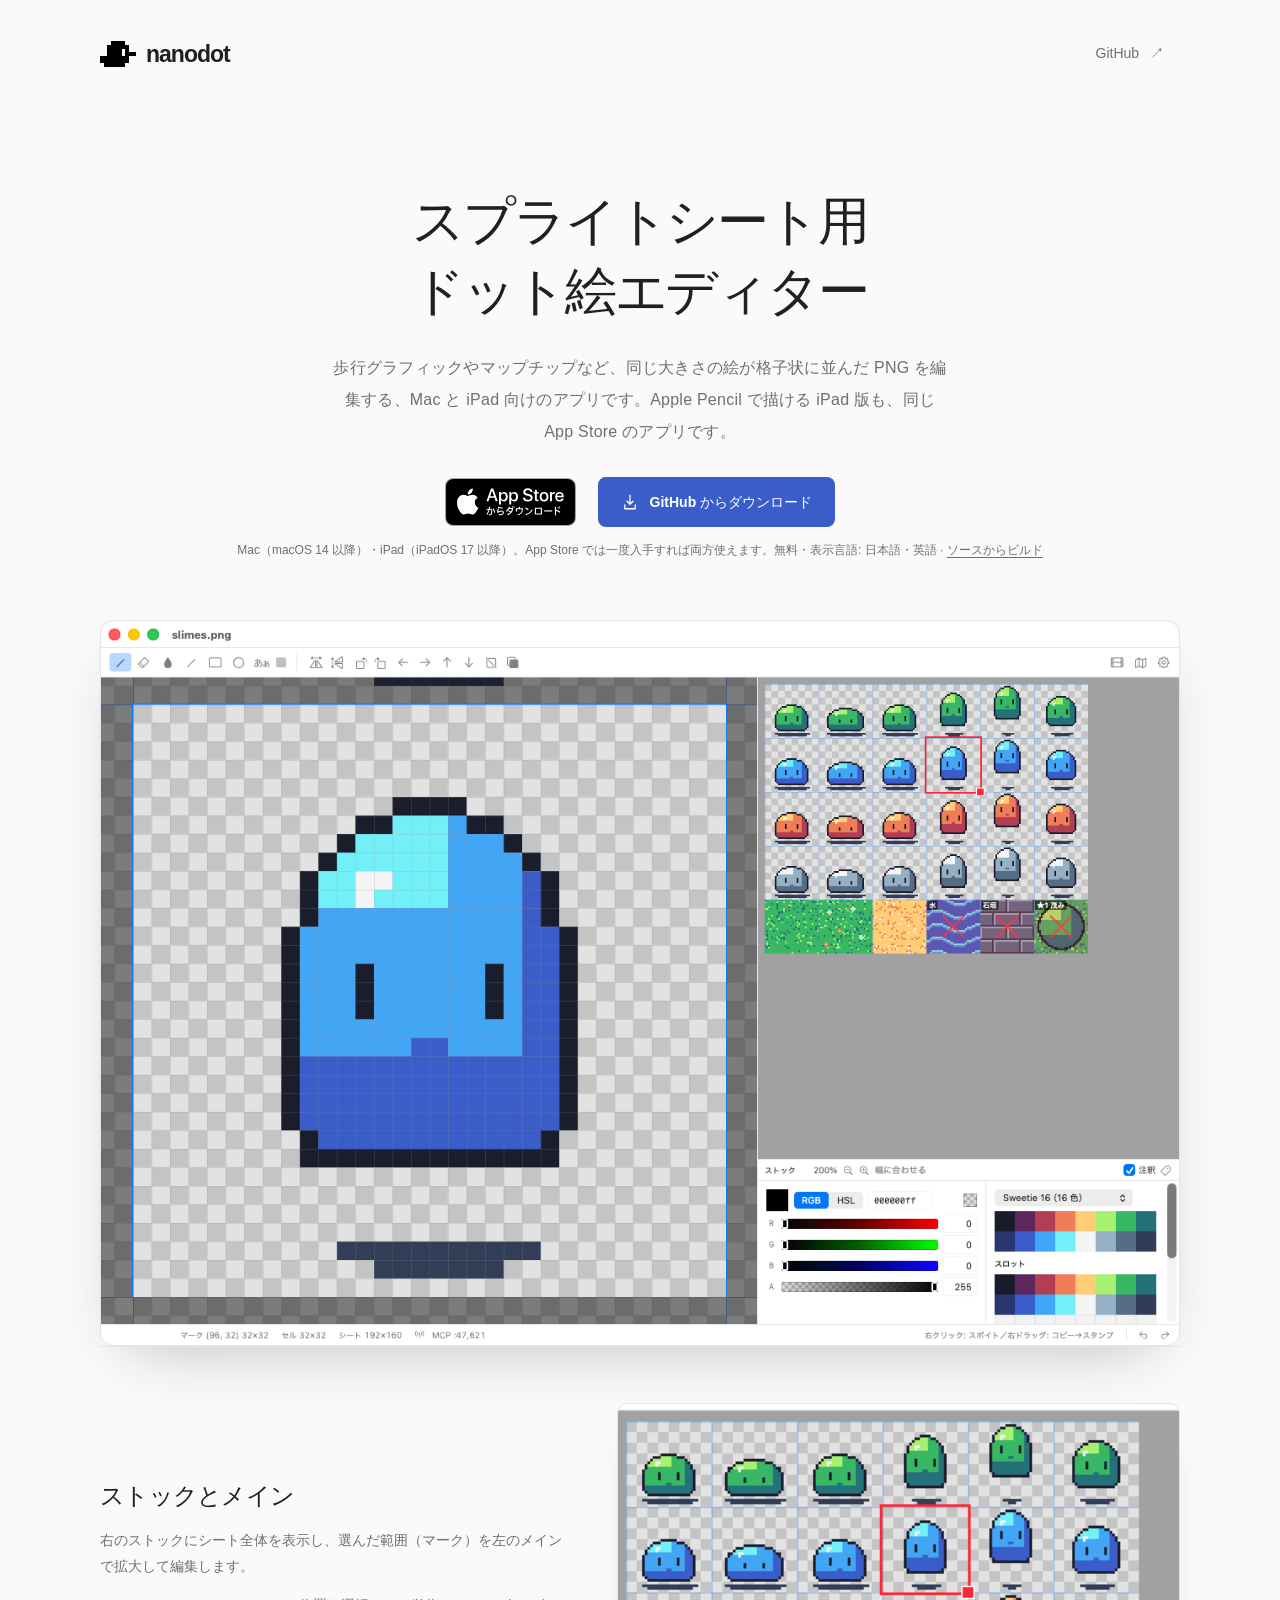
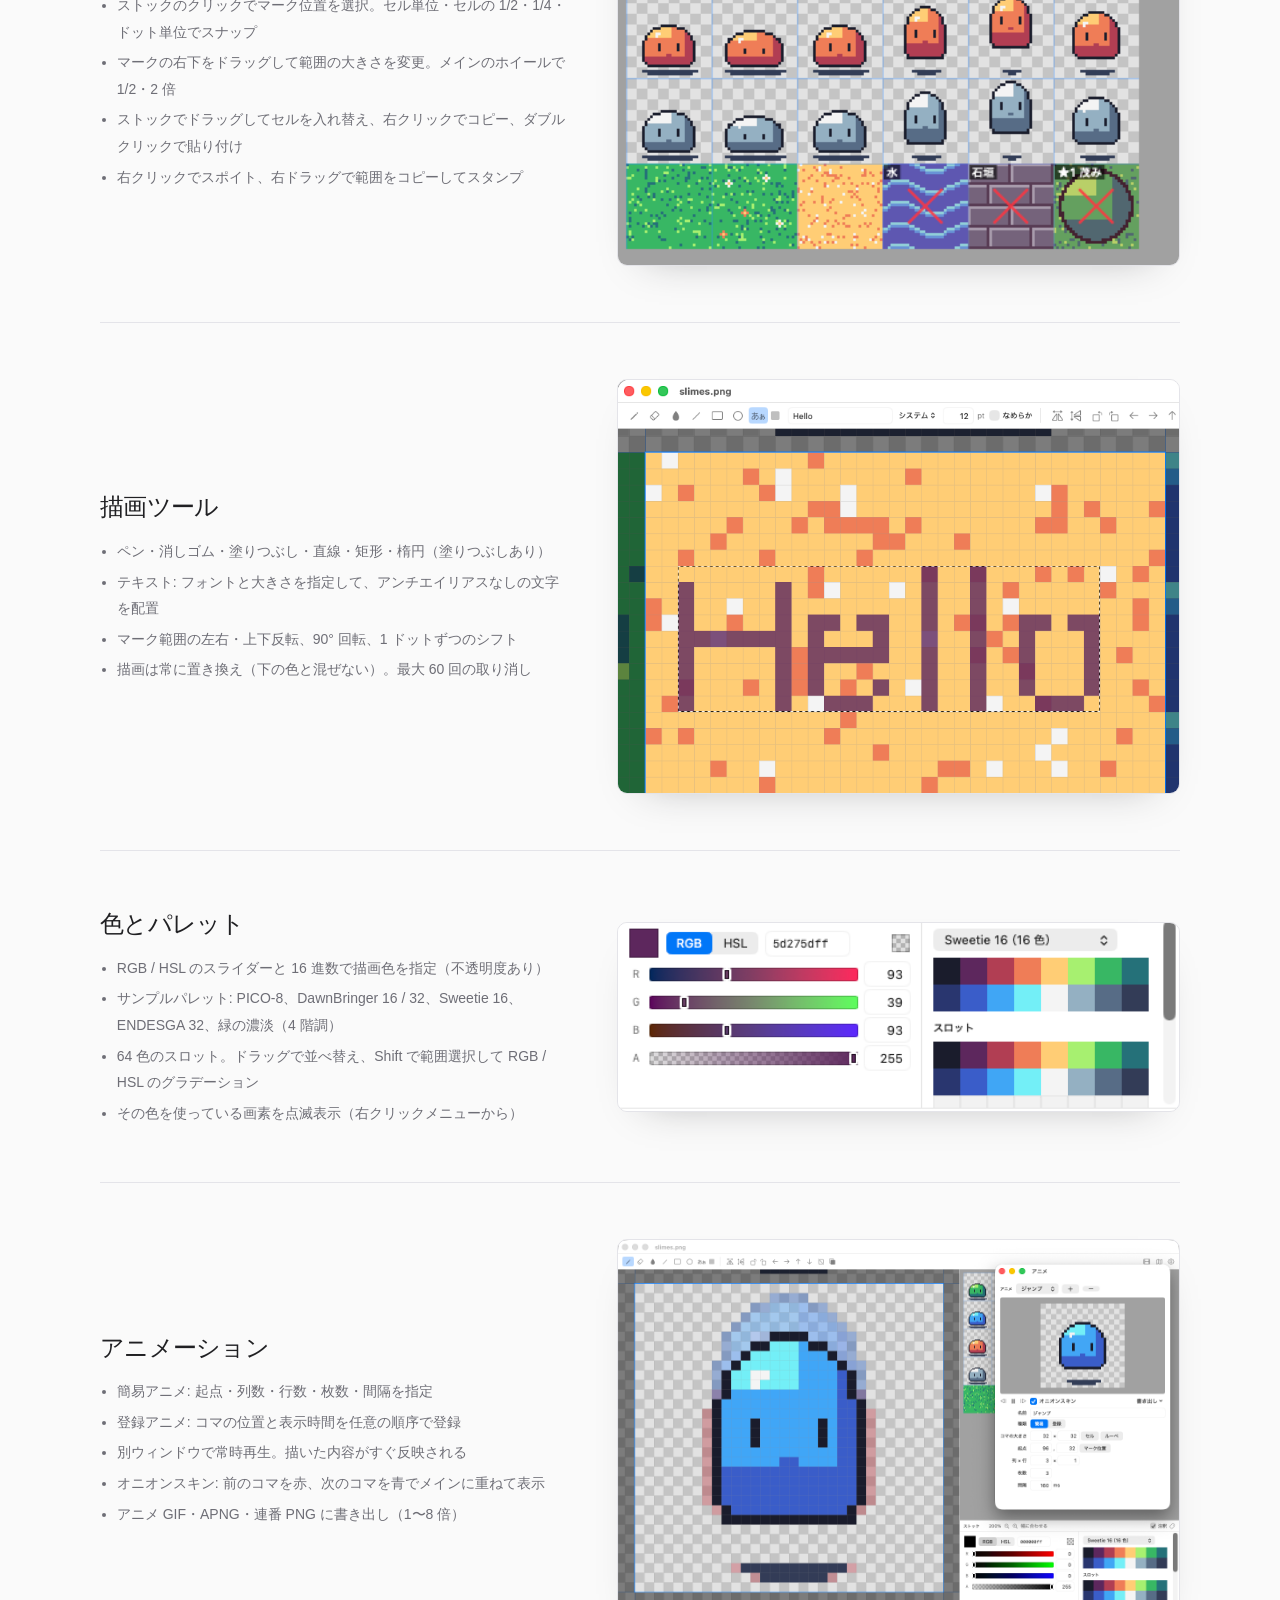
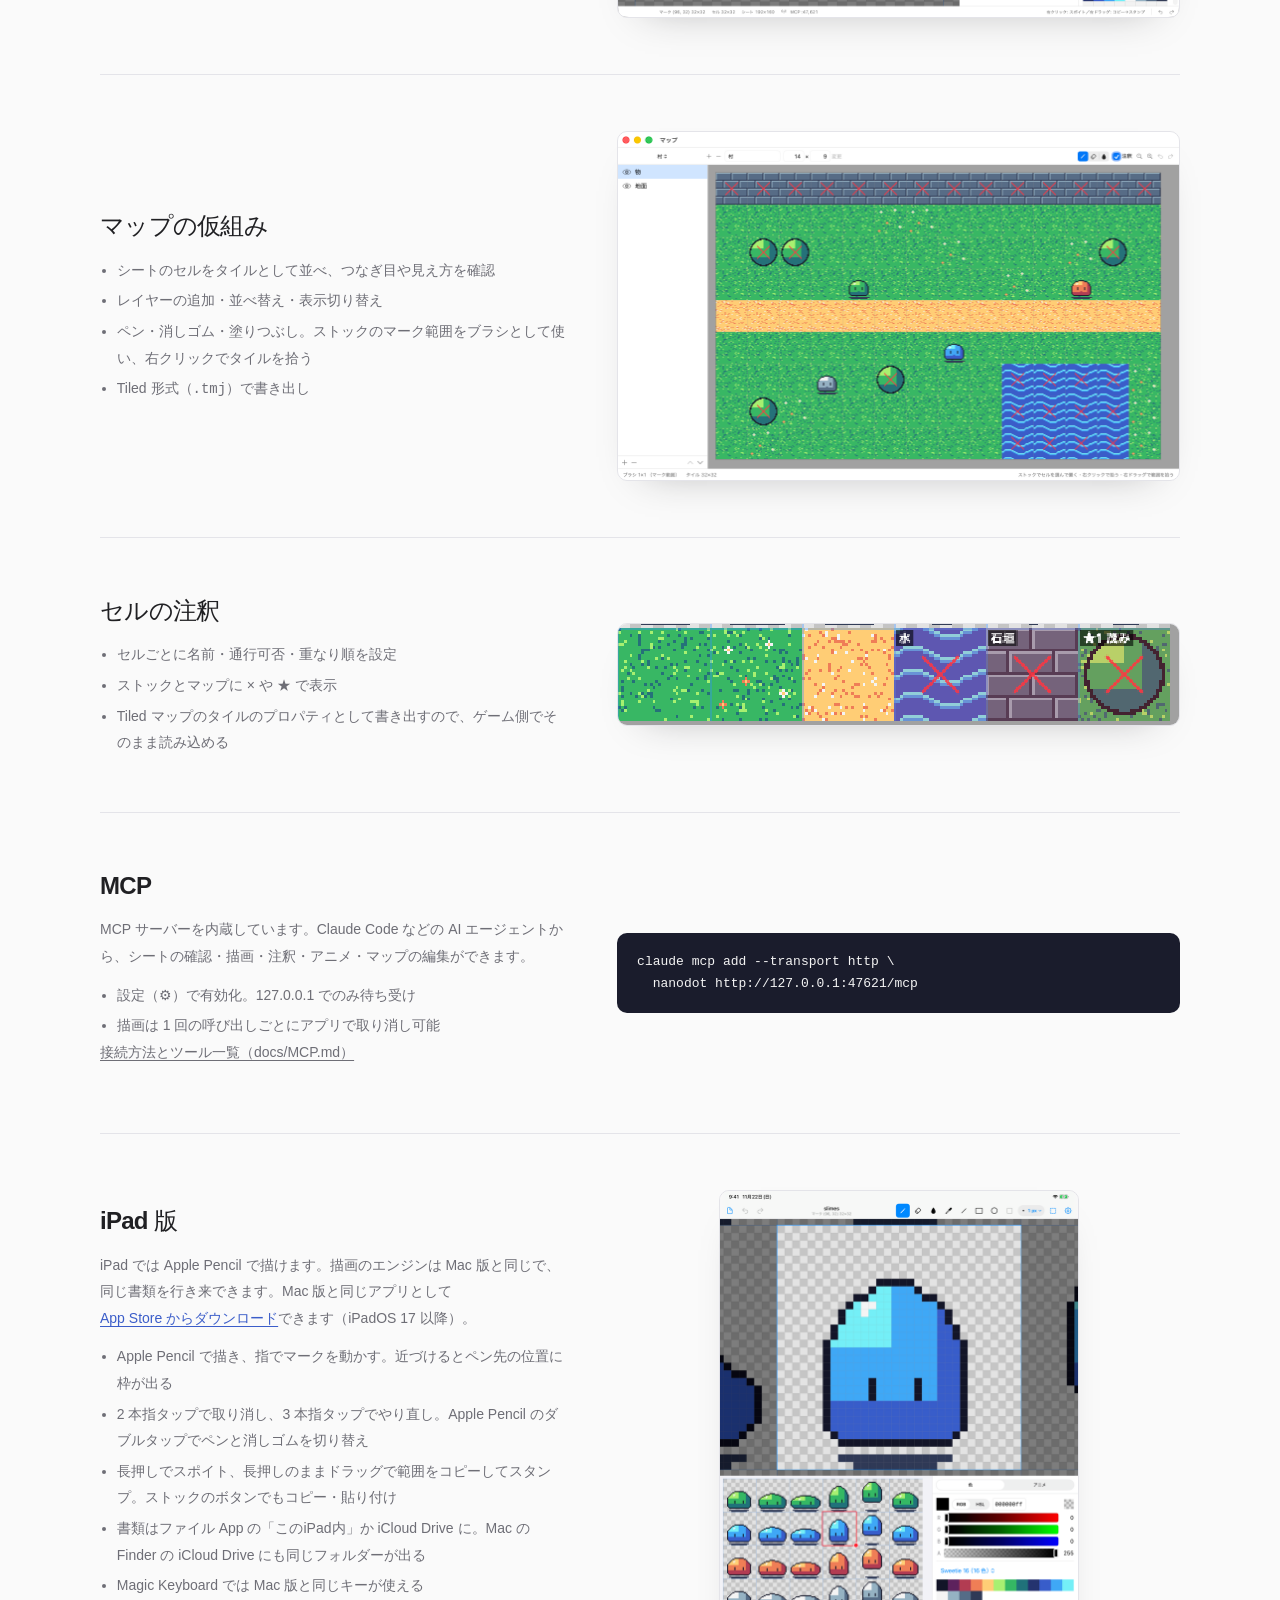
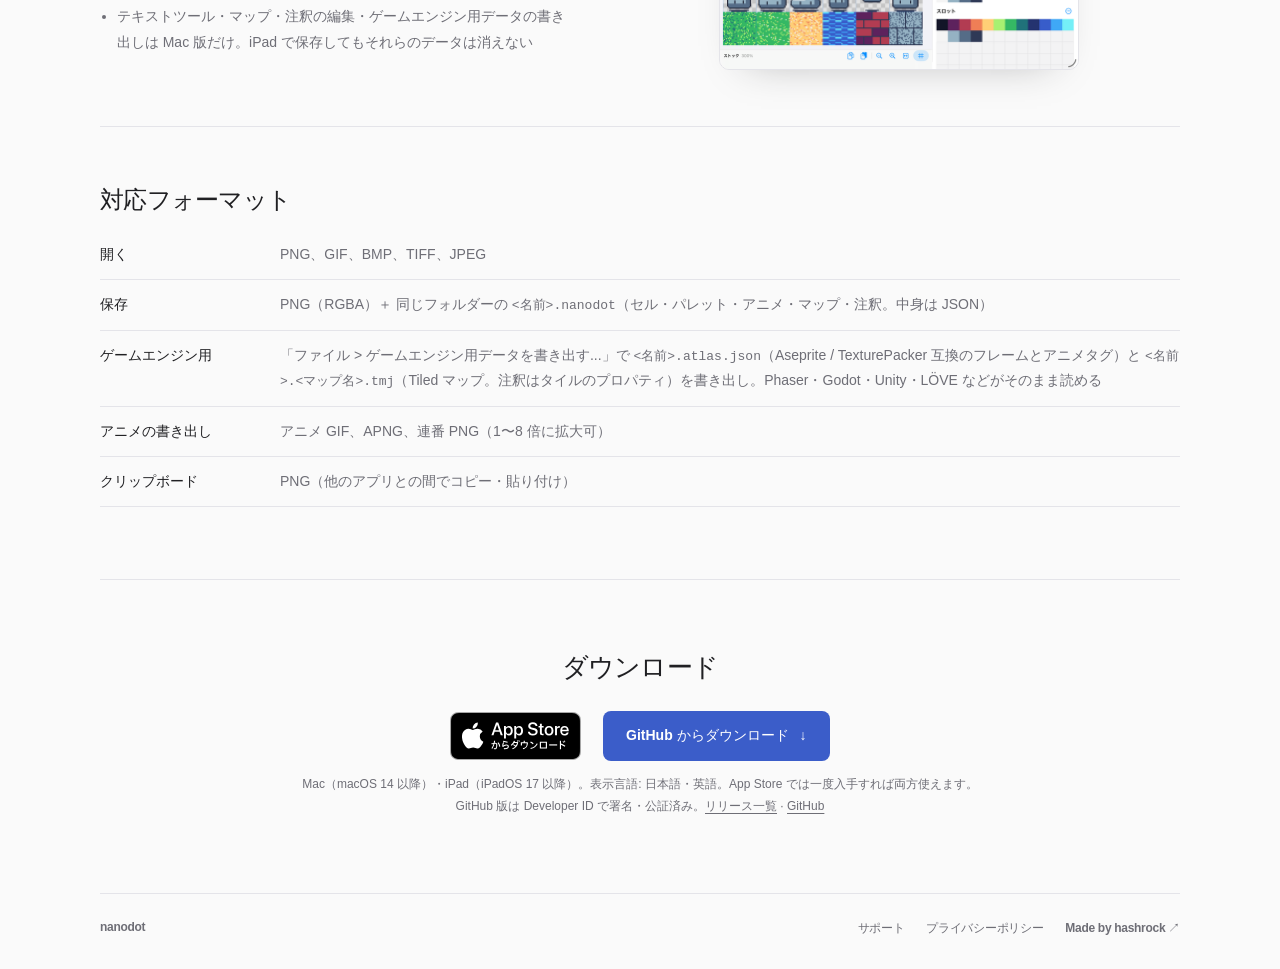
<file: website/index.html>
<!doctype html>
<html lang="ja">
<head>
  <meta charset="utf-8">
  <meta name="viewport" content="width=device-width, initial-scale=1">
  <meta name="theme-color" content="#fafafa">
  <title>nanodot — スプライトシート用ドット絵エディター</title>
  <meta name="description" content="歩行グラフィックやマップチップなど、同じ大きさの絵が並んだ PNG を編集する macOS・iPad 用のドット絵エディター。アニメーション、マップの仮組み、セルの注釈、MCP に対応。">
  <link rel="icon" href="./assets/nanodot.svg" type="image/svg+xml">
  <link rel="stylesheet" href="./style.css">
  <script type="module" src="https://repos.hashrock.info/switcher/v1.js"></script>
</head>
<body>
  <header class="header wrap">
    <a class="brand" href="./" aria-label="nanodot ホーム"><img src="./assets/nanodot.svg" width="36" height="36" alt=""><span>nanodot</span></a>
    <div class="header-links">
      <a class="github" href="https://github.com/hashrock/nanodot">GitHub <span aria-hidden="true">↗</span></a>
      <!-- hashrock の他のサービスへのメニュー。ヘッダの右上に置き場所があるので浮かせずに GitHub の右に並べる。
           ページは明るい配色で固定 (color-scheme: light) なので、OS の設定によらず light に揃える -->
      <hashrock-switcher theme="light"></hashrock-switcher>
    </div>
  </header>
  <main>
    <section class="hero wrap" aria-labelledby="headline">
      <h1 id="headline">スプライトシート用<br>ドット絵エディター</h1>
      <p class="intro">歩行グラフィックやマップチップなど、同じ大きさの絵が格子状に並んだ PNG を編集する、Mac と iPad 向けのアプリです。Apple Pencil で描ける <a href="#f-ipad">iPad 版</a>も、同じ App Store のアプリです。</p>
      <div class="downloads">
        <a class="store" href="https://apps.apple.com/jp/app/nanodot/id6833071131"><img src="./assets/app-store-badge.svg" width="109" height="40" alt="App Store からダウンロード"></a>
        <a class="button" href="https://github.com/hashrock/nanodot/releases/latest"><svg width="18" height="18" viewBox="0 0 24 24" fill="none" stroke="currentColor" stroke-width="1.7" stroke-linecap="round" stroke-linejoin="round" aria-hidden="true"><path d="M12 3v12m-4-4 4 4 4-4M5 16v5h14v-5"/></svg>GitHub からダウンロード</a>
      </div>
      <p class="requirement">Mac（macOS 14 以降）・iPad（iPadOS 17 以降）。App Store では一度入手すれば両方使えます。無料・表示言語: 日本語・英語 · <a href="https://github.com/hashrock/nanodot#ビルドと起動">ソースからビルド</a></p>
    </section>

    <figure class="preview wrap">
      <img src="./assets/screenshot.png" width="1280" height="860" alt="nanodot の画面。左のメインにセルを拡大表示、右上にシート全体のストック、右下にカラーピッカーとパレット。" fetchpriority="high">
    </figure>

    <section class="feature wrap" aria-labelledby="f-stock">
      <div class="feature-text">
        <h2 id="f-stock">ストックとメイン</h2>
        <p>右のストックにシート全体を表示し、選んだ範囲（マーク）を左のメインで拡大して編集します。</p>
        <ul>
          <li>ストックのクリックでマーク位置を選択。セル単位・セルの 1/2・1/4・ドット単位でスナップ</li>
          <li>マークの右下をドラッグして範囲の大きさを変更。メインのホイールで 1/2・2 倍</li>
          <li>ストックでドラッグしてセルを入れ替え、右クリックでコピー、ダブルクリックで貼り付け</li>
          <li>右クリックでスポイト、右ドラッグで範囲をコピーしてスタンプ</li>
        </ul>
      </div>
      <img src="./assets/annotations.png" width="420" height="345" alt="ストック。スライムの行と地形タイルの行が並び、赤枠がマーク範囲。" loading="lazy">
    </section>

    <section class="feature wrap" aria-labelledby="f-draw">
      <div class="feature-text">
        <h2 id="f-draw">描画ツール</h2>
        <ul>
          <li>ペン・消しゴム・塗りつぶし・直線・矩形・楕円（塗りつぶしあり）</li>
          <li>テキスト: フォントと大きさを指定して、アンチエイリアスなしの文字を配置</li>
          <li>マーク範囲の左右・上下反転、90° 回転、1 ドットずつのシフト</li>
          <li>描画は常に置き換え（下の色と混ぜない）。最大 60 回の取り消し</li>
        </ul>
      </div>
      <img src="./assets/text.png" width="760" height="560" alt="テキストツールで Hello をプレビューしている画面。" loading="lazy">
    </section>

    <section class="feature wrap" aria-labelledby="f-color">
      <div class="feature-text">
        <h2 id="f-color">色とパレット</h2>
        <ul>
          <li>RGB / HSL のスライダーと 16 進数で描画色を指定（不透明度あり）</li>
          <li>サンプルパレット: PICO-8、DawnBringer 16 / 32、Sweetie 16、ENDESGA 32、緑の濃淡（4 階調）</li>
          <li>64 色のスロット。ドラッグで並べ替え、Shift で範囲選択して RGB / HSL のグラデーション</li>
          <li>その色を使っている画素を点滅表示（右クリックメニューから）</li>
        </ul>
      </div>
      <img src="./assets/palette.png" width="500" height="168" alt="カラーピッカーとパレット、スロット。" loading="lazy">
    </section>

    <section class="feature wrap" aria-labelledby="f-anim">
      <div class="feature-text">
        <h2 id="f-anim">アニメーション</h2>
        <ul>
          <li>簡易アニメ: 起点・列数・行数・枚数・間隔を指定</li>
          <li>登録アニメ: コマの位置と表示時間を任意の順序で登録</li>
          <li>別ウィンドウで常時再生。描いた内容がすぐ反映される</li>
          <li>オニオンスキン: 前のコマを赤、次のコマを青でメインに重ねて表示</li>
          <li>アニメ GIF・APNG・連番 PNG に書き出し（1〜8 倍）</li>
        </ul>
      </div>
      <img src="./assets/anim.png" width="1280" height="860" alt="アニメウィンドウでジャンプのアニメを再生し、メインに前後のコマが赤と青で重なっている画面。" loading="lazy">
    </section>

    <section class="feature wrap" aria-labelledby="f-map">
      <div class="feature-text">
        <h2 id="f-map">マップの仮組み</h2>
        <ul>
          <li>シートのセルをタイルとして並べ、つなぎ目や見え方を確認</li>
          <li>レイヤーの追加・並べ替え・表示切り替え</li>
          <li>ペン・消しゴム・塗りつぶし。ストックのマーク範囲をブラシとして使い、右クリックでタイルを拾う</li>
          <li>Tiled 形式（<code>.tmj</code>）で書き出し</li>
        </ul>
      </div>
      <img src="./assets/map.png" width="1130" height="700" alt="マップウィンドウ。草地に砂の道、池、石垣、茂み、スライムを並べた村。通行不可のタイルに赤い × が付いている。" loading="lazy">
    </section>

    <section class="feature wrap" aria-labelledby="f-anno">
      <div class="feature-text">
        <h2 id="f-anno">セルの注釈</h2>
        <ul>
          <li>セルごとに名前・通行可否・重なり順を設定</li>
          <li>ストックとマップに × や ★ で表示</li>
          <li>Tiled マップのタイルのプロパティとして書き出すので、ゲーム側でそのまま読み込める</li>
        </ul>
      </div>
      <img class="pixel" src="./assets/annotations-row.png" width="390" height="70" alt="地形タイルの行。水と石垣に赤い ×、茂みに ★1 と名前が表示されている。" loading="lazy">
    </section>

    <section class="feature wrap" aria-labelledby="f-mcp">
      <div class="feature-text">
        <h2 id="f-mcp">MCP</h2>
        <p>MCP サーバーを内蔵しています。Claude Code などの AI エージェントから、シートの確認・描画・注釈・アニメ・マップの編集ができます。</p>
        <ul>
          <li>設定（⚙）で有効化。127.0.0.1 でのみ待ち受け</li>
          <li>描画は 1 回の呼び出しごとにアプリで取り消し可能</li>
        </ul>
        <p class="requirement"><a href="https://github.com/hashrock/nanodot/blob/main/docs/MCP.md">接続方法とツール一覧（docs/MCP.md）</a></p>
      </div>
      <pre><code>claude mcp add --transport http \
  nanodot http://127.0.0.1:47621/mcp</code></pre>
    </section>

    <section class="feature wrap" aria-labelledby="f-ipad">
      <div class="feature-text">
        <h2 id="f-ipad">iPad 版</h2>
        <p>iPad では Apple Pencil で描けます。描画のエンジンは Mac 版と同じで、同じ書類を行き来できます。Mac 版と同じアプリとして <a class="text-link" href="https://apps.apple.com/jp/app/nanodot/id6833071131">App Store からダウンロード</a>できます（iPadOS 17 以降）。</p>
        <ul>
          <li>Apple Pencil で描き、指でマークを動かす。近づけるとペン先の位置に枠が出る</li>
          <li>2 本指タップで取り消し、3 本指タップでやり直し。Apple Pencil のダブルタップでペンと消しゴムを切り替え</li>
          <li>長押しでスポイト、長押しのままドラッグで範囲をコピーしてスタンプ。ストックのボタンでもコピー・貼り付け</li>
          <li>書類はファイル App の「このiPad内」か iCloud Drive に。Mac の Finder の iCloud Drive にも同じフォルダーが出る</li>
          <li>Magic Keyboard では Mac 版と同じキーが使える</li>
          <li>テキストツール・マップ・注釈の編集・ゲームエンジン用データの書き出しは Mac 版だけ。iPad で保存してもそれらのデータは消えない</li>
        </ul>
      </div>
      <img class="portrait" src="./assets/ipad.png" width="720" height="960" alt="iPad 版の画面。上にスライムを拡大したメイン、左下にシート全体のストック、右下に色のパネル。" loading="lazy">
    </section>

    <section class="formats wrap" aria-labelledby="f-format">
      <h2 id="f-format">対応フォーマット</h2>
      <table>
        <tbody>
          <tr><th>開く</th><td>PNG、GIF、BMP、TIFF、JPEG</td></tr>
          <tr><th>保存</th><td>PNG（RGBA）＋ 同じフォルダーの <code>&lt;名前&gt;.nanodot</code>（セル・パレット・アニメ・マップ・注釈。中身は JSON）</td></tr>
          <tr><th>ゲームエンジン用</th><td>「ファイル &gt; ゲームエンジン用データを書き出す...」で <code>&lt;名前&gt;.atlas.json</code>（Aseprite / TexturePacker 互換のフレームとアニメタグ）と <code>&lt;名前&gt;.&lt;マップ名&gt;.tmj</code>（Tiled マップ。注釈はタイルのプロパティ）を書き出し。Phaser・Godot・Unity・LÖVE などがそのまま読める</td></tr>
          <tr><th>アニメの書き出し</th><td>アニメ GIF、APNG、連番 PNG（1〜8 倍に拡大可）</td></tr>
          <tr><th>クリップボード</th><td>PNG（他のアプリとの間でコピー・貼り付け）</td></tr>
        </tbody>
      </table>
    </section>

    <section class="closing wrap" aria-labelledby="closing-title">
      <h2 id="closing-title">ダウンロード</h2>
      <div class="downloads">
        <a class="store" href="https://apps.apple.com/jp/app/nanodot/id6833071131"><img src="./assets/app-store-badge.svg" width="109" height="40" alt="App Store からダウンロード"></a>
        <a class="button" href="https://github.com/hashrock/nanodot/releases/latest">GitHub からダウンロード <span aria-hidden="true">↓</span></a>
      </div>
      <p class="requirement">Mac（macOS 14 以降）・iPad（iPadOS 17 以降）。表示言語: 日本語・英語。App Store では一度入手すれば両方使えます。<br>GitHub 版は Developer ID で署名・公証済み。<a href="https://github.com/hashrock/nanodot/releases">リリース一覧</a> · <a href="https://github.com/hashrock/nanodot">GitHub</a></p>
    </section>
  </main>
  <footer class="footer wrap"><span>nanodot</span><span class="footer-links"><a href="./support.html">サポート</a><a href="./privacy.html">プライバシーポリシー</a><a href="https://github.com/hashrock">Made by hashrock <span aria-hidden="true">↗</span></a></span></footer>
</body>
</html>
</file>
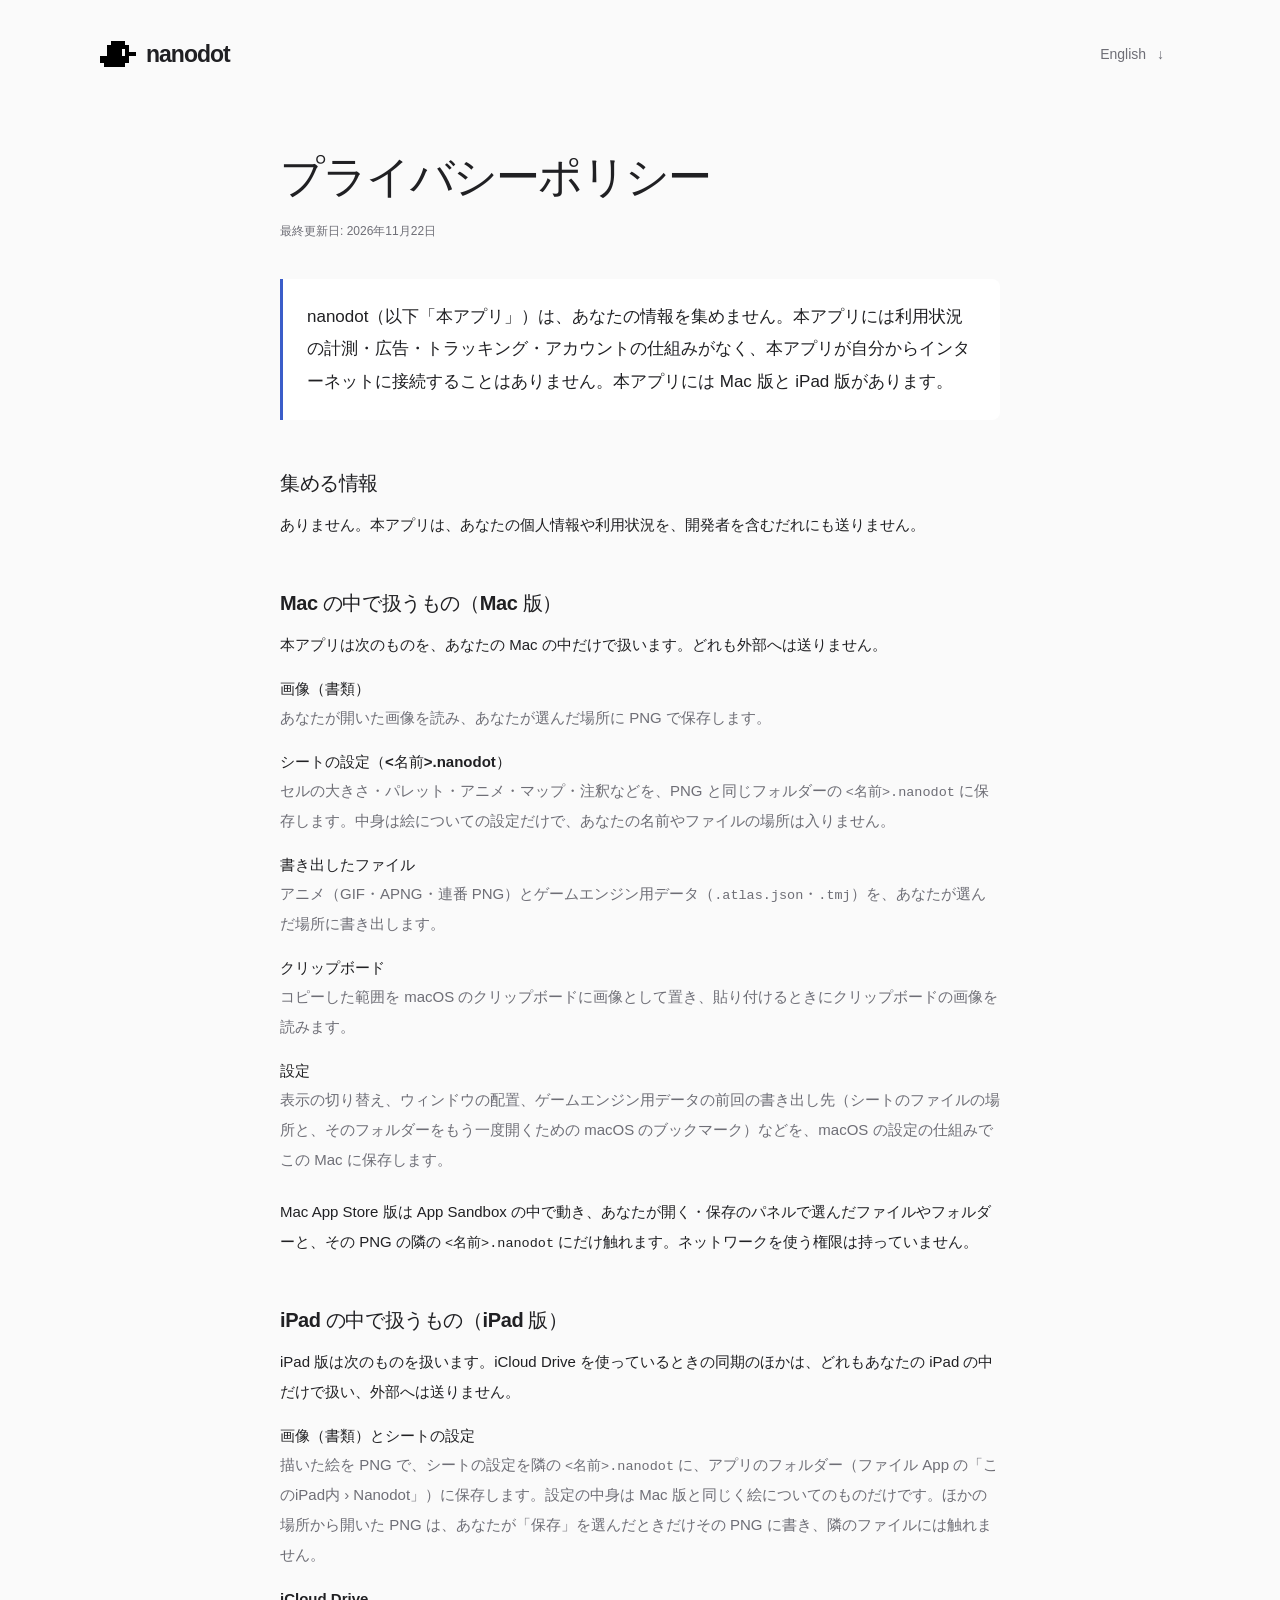
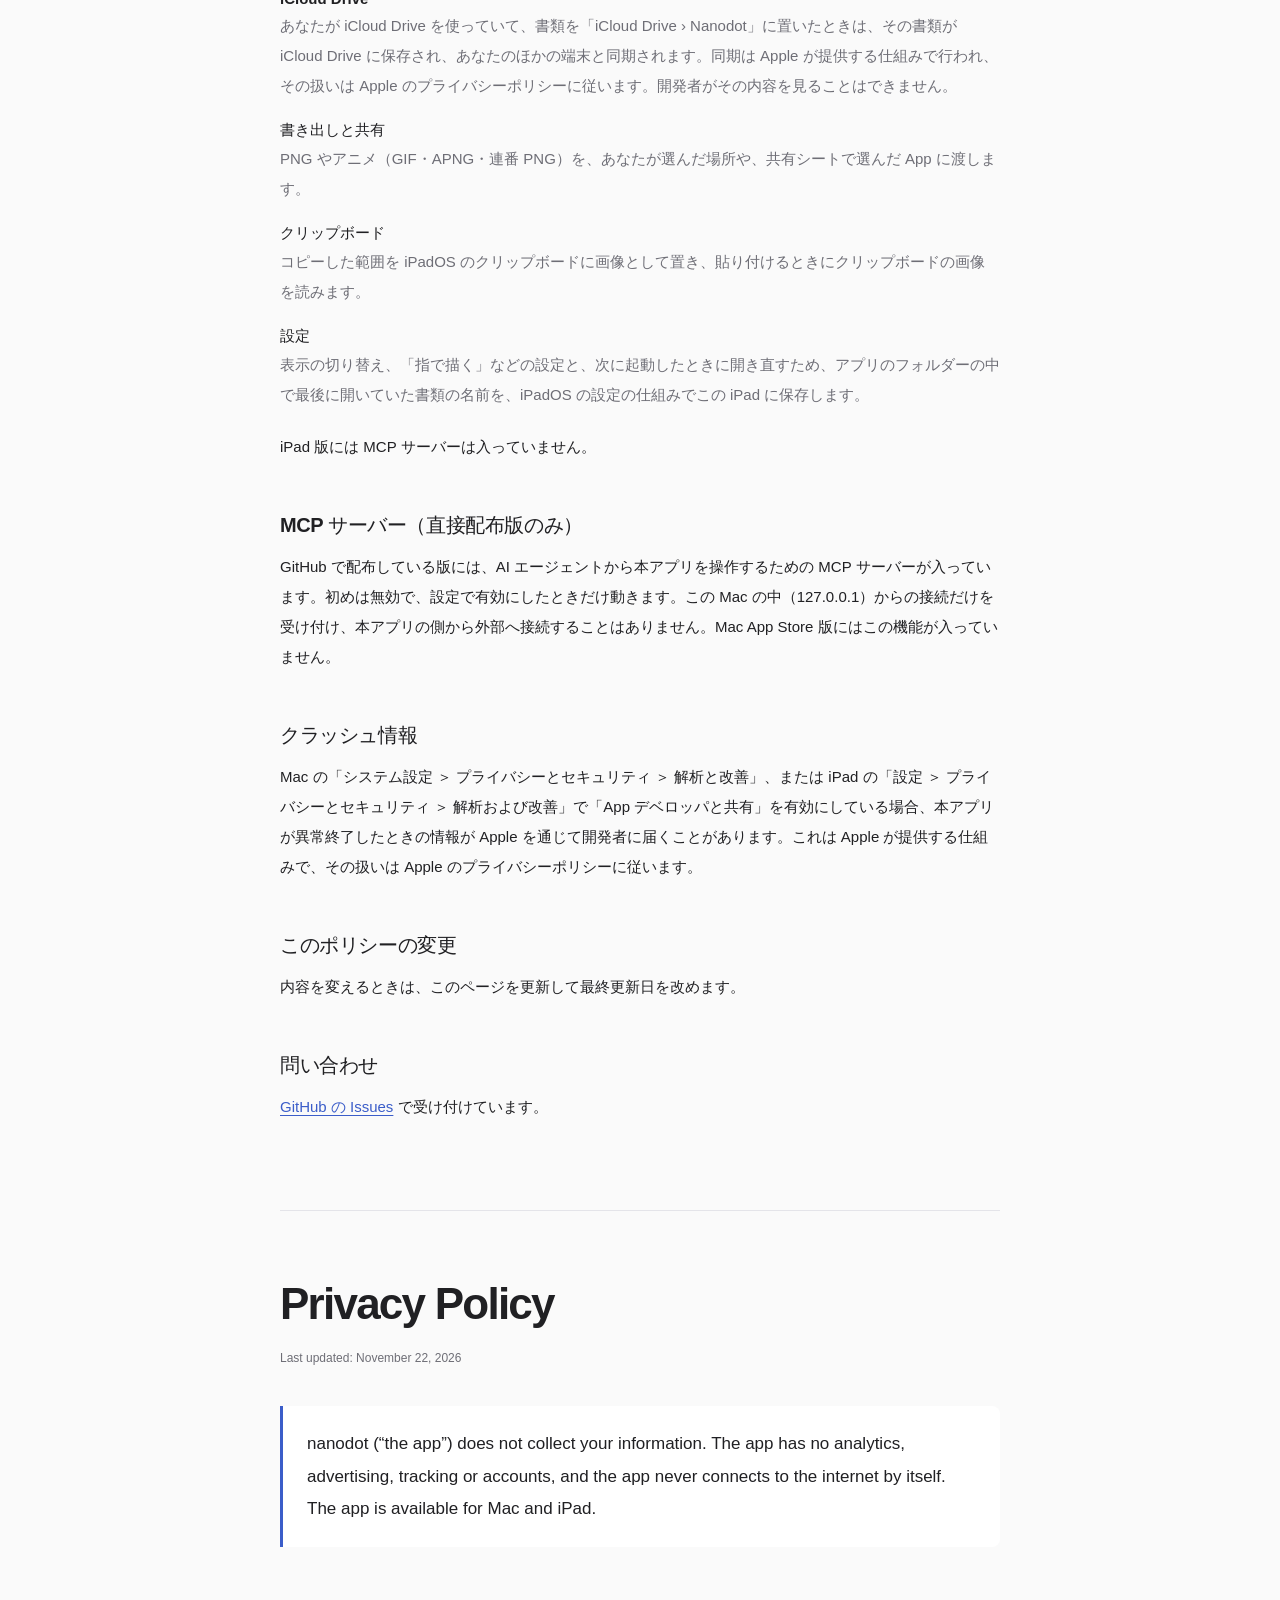
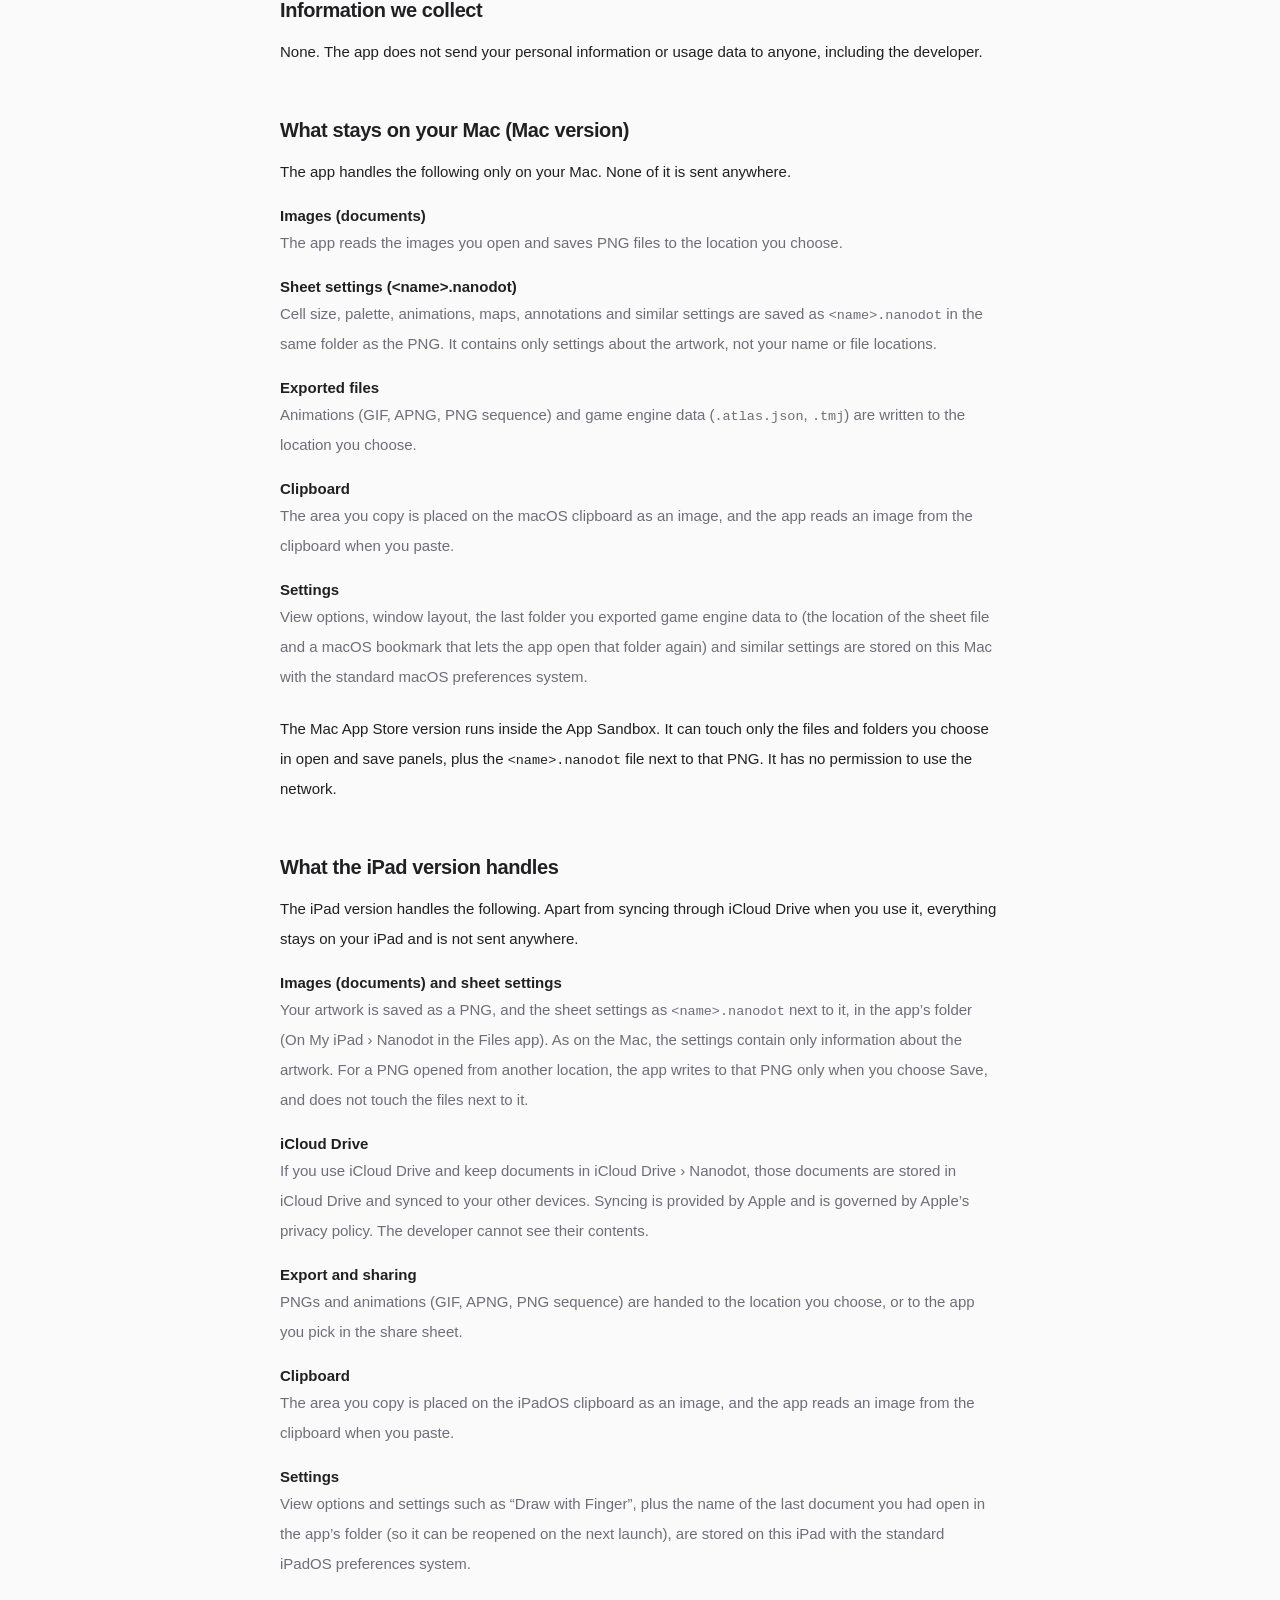
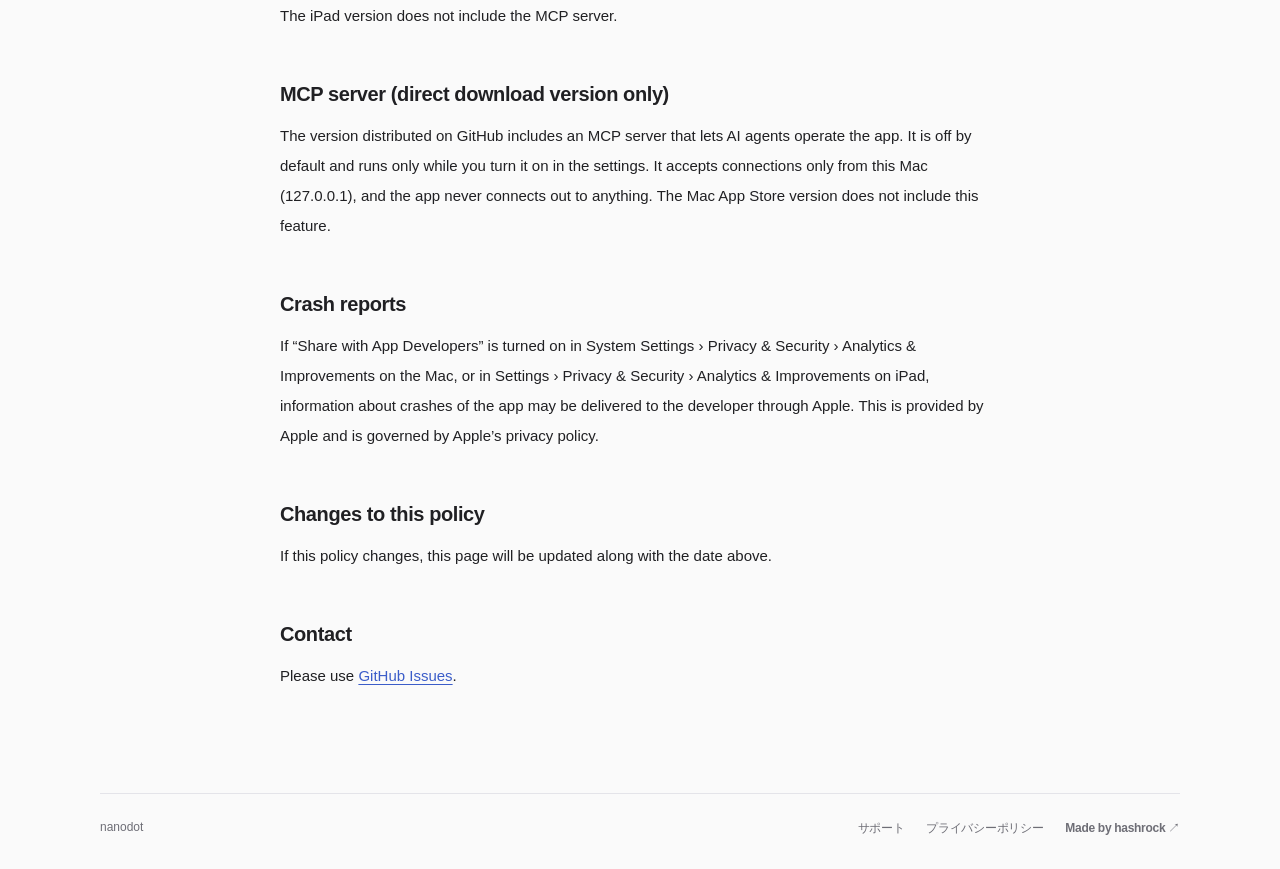
<file: website/privacy.html>
<!doctype html>
<html lang="ja">
<head>
  <meta charset="utf-8">
  <meta name="viewport" content="width=device-width, initial-scale=1">
  <meta name="theme-color" content="#fafafa">
  <title>プライバシーポリシー — nanodot</title>
  <meta name="description" content="nanodot はあなたの情報を集めません。通信もトラッキングもしないアプリです。">
  <link rel="icon" href="./assets/nanodot.svg" type="image/svg+xml">
  <link rel="stylesheet" href="./style.css">
  <script type="module" src="https://repos.hashrock.info/switcher/v1.js"></script>
</head>
<body>
  <header class="header wrap">
    <a class="brand" href="./" aria-label="nanodot ホーム"><img src="./assets/nanodot.svg" width="36" height="36" alt=""><span>nanodot</span></a>
    <div class="header-links">
      <a class="github" href="#en" lang="en">English <span aria-hidden="true">↓</span></a>
      <!-- hashrock の他のサービスへのメニュー（index.html と同じ置き方） -->
      <hashrock-switcher theme="light"></hashrock-switcher>
    </div>
  </header>
  <main class="policy wrap">

    <article id="ja" lang="ja">
      <h1>プライバシーポリシー</h1>
      <p class="updated">最終更新日: 2026年11月22日</p>

      <p class="lead">nanodot（以下「本アプリ」）は、あなたの情報を集めません。本アプリには利用状況の計測・広告・トラッキング・アカウントの仕組みがなく、本アプリが自分からインターネットに接続することはありません。本アプリには Mac 版と iPad 版があります。</p>

      <h2>集める情報</h2>
      <p>ありません。本アプリは、あなたの個人情報や利用状況を、開発者を含むだれにも送りません。</p>

      <h2>Mac の中で扱うもの（Mac 版）</h2>
      <p>本アプリは次のものを、あなたの Mac の中だけで扱います。どれも外部へは送りません。</p>
      <dl>
        <dt>画像（書類）</dt>
        <dd>あなたが開いた画像を読み、あなたが選んだ場所に PNG で保存します。</dd>
        <dt>シートの設定（&lt;名前&gt;.nanodot）</dt>
        <dd>セルの大きさ・パレット・アニメ・マップ・注釈などを、PNG と同じフォルダーの <code>&lt;名前&gt;.nanodot</code> に保存します。中身は絵についての設定だけで、あなたの名前やファイルの場所は入りません。</dd>
        <dt>書き出したファイル</dt>
        <dd>アニメ（GIF・APNG・連番 PNG）とゲームエンジン用データ（<code>.atlas.json</code>・<code>.tmj</code>）を、あなたが選んだ場所に書き出します。</dd>
        <dt>クリップボード</dt>
        <dd>コピーした範囲を macOS のクリップボードに画像として置き、貼り付けるときにクリップボードの画像を読みます。</dd>
        <dt>設定</dt>
        <dd>表示の切り替え、ウィンドウの配置、ゲームエンジン用データの前回の書き出し先（シートのファイルの場所と、そのフォルダーをもう一度開くための macOS のブックマーク）などを、macOS の設定の仕組みでこの Mac に保存します。</dd>
      </dl>
      <p>Mac App Store 版は App Sandbox の中で動き、あなたが開く・保存のパネルで選んだファイルやフォルダーと、その PNG の隣の <code>&lt;名前&gt;.nanodot</code> にだけ触れます。ネットワークを使う権限は持っていません。</p>

      <h2>iPad の中で扱うもの（iPad 版）</h2>
      <p>iPad 版は次のものを扱います。iCloud Drive を使っているときの同期のほかは、どれもあなたの iPad の中だけで扱い、外部へは送りません。</p>
      <dl>
        <dt>画像（書類）とシートの設定</dt>
        <dd>描いた絵を PNG で、シートの設定を隣の <code>&lt;名前&gt;.nanodot</code> に、アプリのフォルダー（ファイル App の「このiPad内 › Nanodot」）に保存します。設定の中身は Mac 版と同じく絵についてのものだけです。ほかの場所から開いた PNG は、あなたが「保存」を選んだときだけその PNG に書き、隣のファイルには触れません。</dd>
        <dt>iCloud Drive</dt>
        <dd>あなたが iCloud Drive を使っていて、書類を「iCloud Drive › Nanodot」に置いたときは、その書類が iCloud Drive に保存され、あなたのほかの端末と同期されます。同期は Apple が提供する仕組みで行われ、その扱いは Apple のプライバシーポリシーに従います。開発者がその内容を見ることはできません。</dd>
        <dt>書き出しと共有</dt>
        <dd>PNG やアニメ（GIF・APNG・連番 PNG）を、あなたが選んだ場所や、共有シートで選んだ App に渡します。</dd>
        <dt>クリップボード</dt>
        <dd>コピーした範囲を iPadOS のクリップボードに画像として置き、貼り付けるときにクリップボードの画像を読みます。</dd>
        <dt>設定</dt>
        <dd>表示の切り替え、「指で描く」などの設定と、次に起動したときに開き直すため、アプリのフォルダーの中で最後に開いていた書類の名前を、iPadOS の設定の仕組みでこの iPad に保存します。</dd>
      </dl>
      <p>iPad 版には MCP サーバーは入っていません。</p>

      <h2>MCP サーバー（直接配布版のみ）</h2>
      <p>GitHub で配布している版には、AI エージェントから本アプリを操作するための MCP サーバーが入っています。初めは無効で、設定で有効にしたときだけ動きます。この Mac の中（127.0.0.1）からの接続だけを受け付け、本アプリの側から外部へ接続することはありません。Mac App Store 版にはこの機能が入っていません。</p>

      <h2>クラッシュ情報</h2>
      <p>Mac の「システム設定 ＞ プライバシーとセキュリティ ＞ 解析と改善」、または iPad の「設定 ＞ プライバシーとセキュリティ ＞ 解析および改善」で「App デベロッパと共有」を有効にしている場合、本アプリが異常終了したときの情報が Apple を通じて開発者に届くことがあります。これは Apple が提供する仕組みで、その扱いは Apple のプライバシーポリシーに従います。</p>

      <h2>このポリシーの変更</h2>
      <p>内容を変えるときは、このページを更新して最終更新日を改めます。</p>

      <h2>問い合わせ</h2>
      <p><a class="link" href="https://github.com/hashrock/nanodot/issues">GitHub の Issues</a> で受け付けています。</p>
    </article>

    <article id="en" lang="en">
      <h1>Privacy Policy</h1>
      <p class="updated">Last updated: November 22, 2026</p>

      <p class="lead">nanodot (“the app”) does not collect your information. The app has no analytics, advertising, tracking or accounts, and the app never connects to the internet by itself. The app is available for Mac and iPad.</p>

      <h2>Information we collect</h2>
      <p>None. The app does not send your personal information or usage data to anyone, including the developer.</p>

      <h2>What stays on your Mac (Mac version)</h2>
      <p>The app handles the following only on your Mac. None of it is sent anywhere.</p>
      <dl>
        <dt>Images (documents)</dt>
        <dd>The app reads the images you open and saves PNG files to the location you choose.</dd>
        <dt>Sheet settings (&lt;name&gt;.nanodot)</dt>
        <dd>Cell size, palette, animations, maps, annotations and similar settings are saved as <code>&lt;name&gt;.nanodot</code> in the same folder as the PNG. It contains only settings about the artwork, not your name or file locations.</dd>
        <dt>Exported files</dt>
        <dd>Animations (GIF, APNG, PNG sequence) and game engine data (<code>.atlas.json</code>, <code>.tmj</code>) are written to the location you choose.</dd>
        <dt>Clipboard</dt>
        <dd>The area you copy is placed on the macOS clipboard as an image, and the app reads an image from the clipboard when you paste.</dd>
        <dt>Settings</dt>
        <dd>View options, window layout, the last folder you exported game engine data to (the location of the sheet file and a macOS bookmark that lets the app open that folder again) and similar settings are stored on this Mac with the standard macOS preferences system.</dd>
      </dl>
      <p>The Mac App Store version runs inside the App Sandbox. It can touch only the files and folders you choose in open and save panels, plus the <code>&lt;name&gt;.nanodot</code> file next to that PNG. It has no permission to use the network.</p>

      <h2>What the iPad version handles</h2>
      <p>The iPad version handles the following. Apart from syncing through iCloud Drive when you use it, everything stays on your iPad and is not sent anywhere.</p>
      <dl>
        <dt>Images (documents) and sheet settings</dt>
        <dd>Your artwork is saved as a PNG, and the sheet settings as <code>&lt;name&gt;.nanodot</code> next to it, in the app’s folder (On My iPad › Nanodot in the Files app). As on the Mac, the settings contain only information about the artwork. For a PNG opened from another location, the app writes to that PNG only when you choose Save, and does not touch the files next to it.</dd>
        <dt>iCloud Drive</dt>
        <dd>If you use iCloud Drive and keep documents in iCloud Drive › Nanodot, those documents are stored in iCloud Drive and synced to your other devices. Syncing is provided by Apple and is governed by Apple’s privacy policy. The developer cannot see their contents.</dd>
        <dt>Export and sharing</dt>
        <dd>PNGs and animations (GIF, APNG, PNG sequence) are handed to the location you choose, or to the app you pick in the share sheet.</dd>
        <dt>Clipboard</dt>
        <dd>The area you copy is placed on the iPadOS clipboard as an image, and the app reads an image from the clipboard when you paste.</dd>
        <dt>Settings</dt>
        <dd>View options and settings such as “Draw with Finger”, plus the name of the last document you had open in the app’s folder (so it can be reopened on the next launch), are stored on this iPad with the standard iPadOS preferences system.</dd>
      </dl>
      <p>The iPad version does not include the MCP server.</p>

      <h2>MCP server (direct download version only)</h2>
      <p>The version distributed on GitHub includes an MCP server that lets AI agents operate the app. It is off by default and runs only while you turn it on in the settings. It accepts connections only from this Mac (127.0.0.1), and the app never connects out to anything. The Mac App Store version does not include this feature.</p>

      <h2>Crash reports</h2>
      <p>If “Share with App Developers” is turned on in System Settings › Privacy &amp; Security › Analytics &amp; Improvements on the Mac, or in Settings › Privacy &amp; Security › Analytics &amp; Improvements on iPad, information about crashes of the app may be delivered to the developer through Apple. This is provided by Apple and is governed by Apple’s privacy policy.</p>

      <h2>Changes to this policy</h2>
      <p>If this policy changes, this page will be updated along with the date above.</p>

      <h2>Contact</h2>
      <p>Please use <a class="link" href="https://github.com/hashrock/nanodot/issues">GitHub Issues</a>.</p>
    </article>

  </main>
  <footer class="footer wrap"><a href="./">nanodot</a><span class="footer-links"><a href="./support.html">サポート</a><a href="./privacy.html">プライバシーポリシー</a><a href="https://github.com/hashrock">Made by hashrock <span aria-hidden="true">↗</span></a></span></footer>
</body>
</html>
</file>
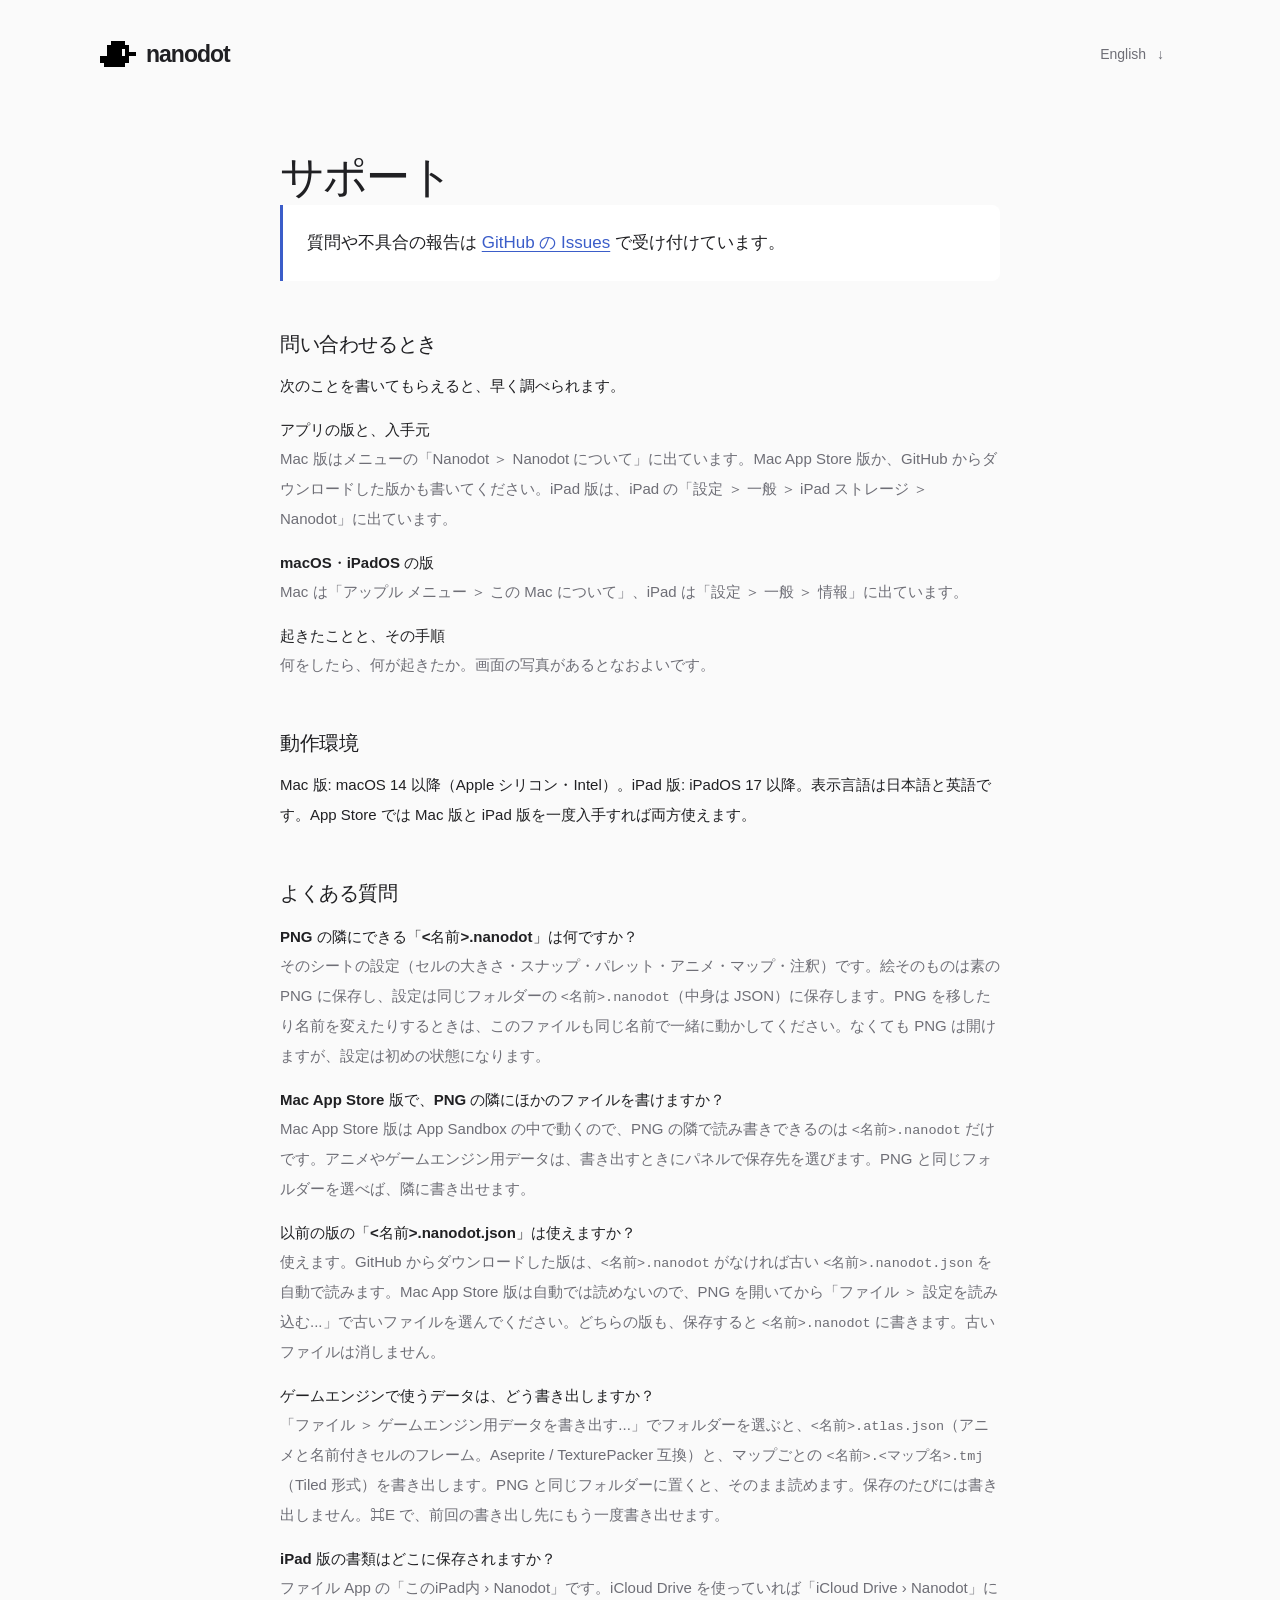
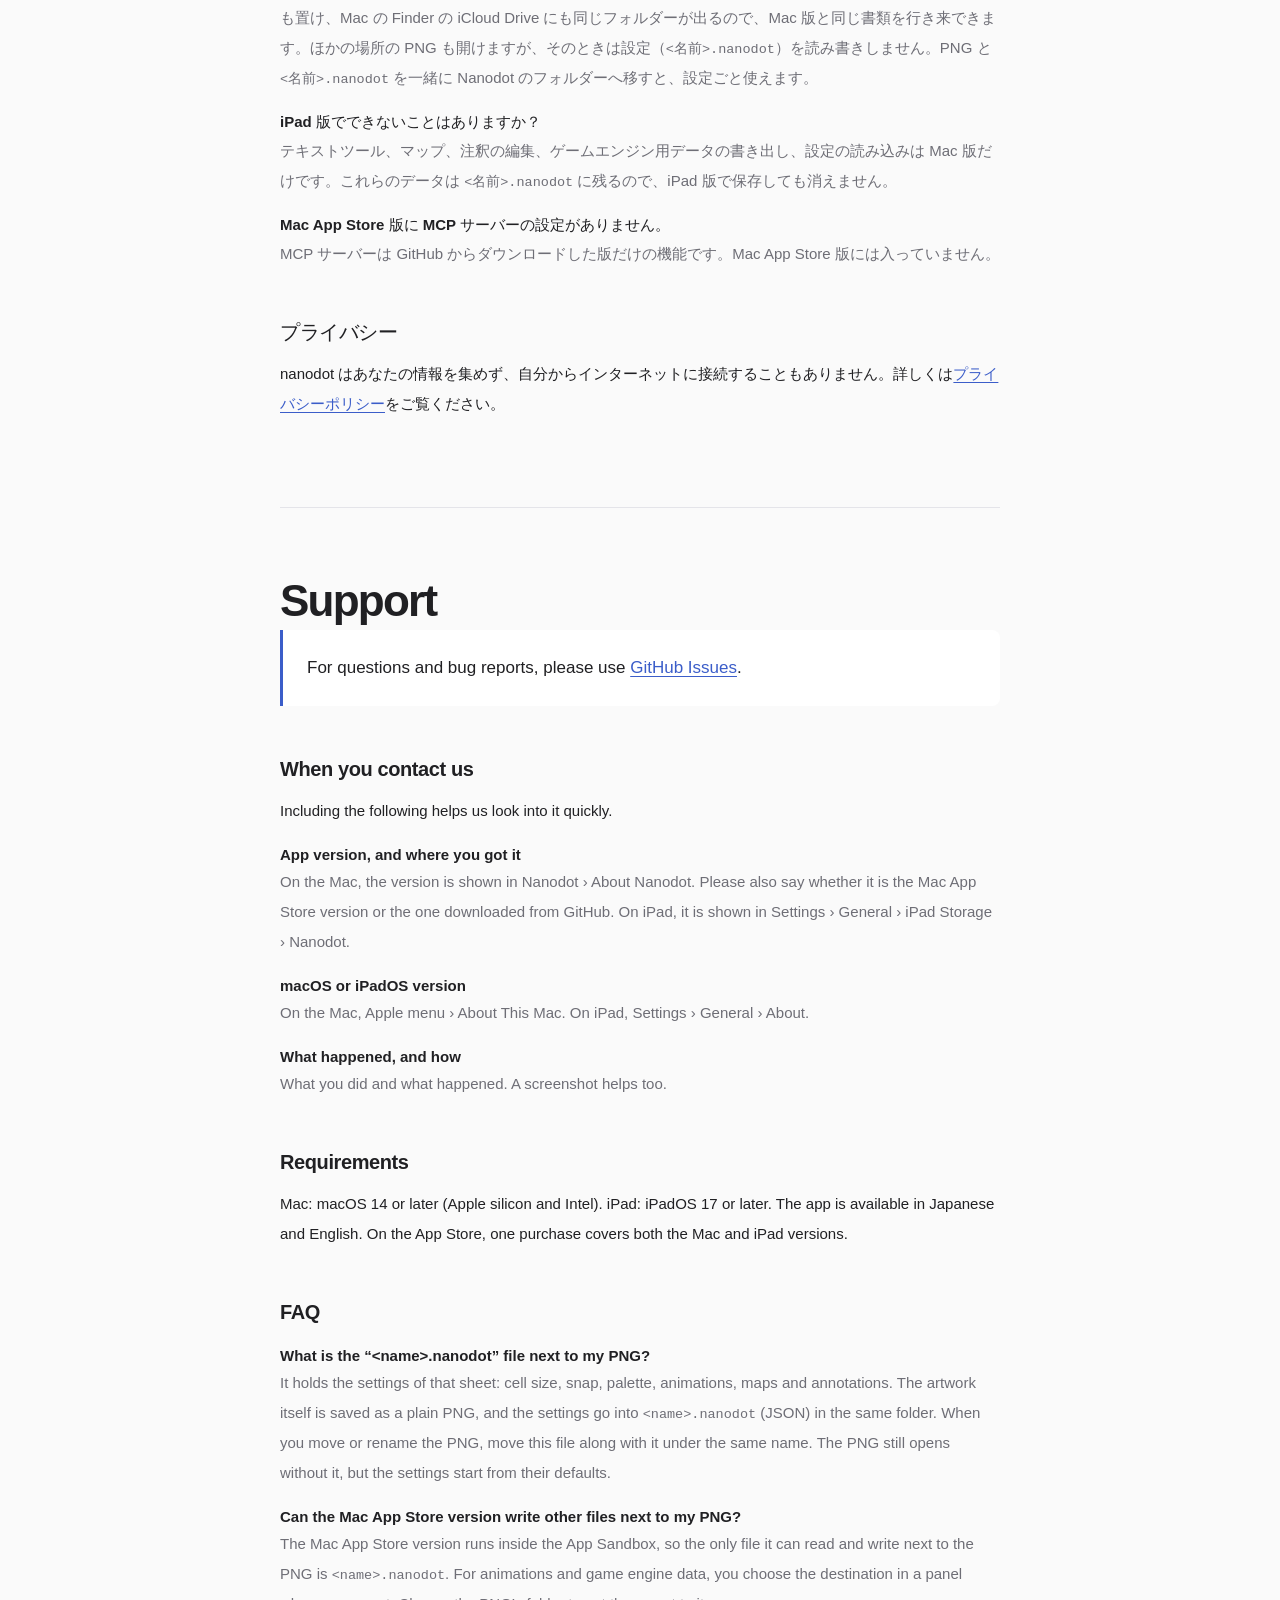
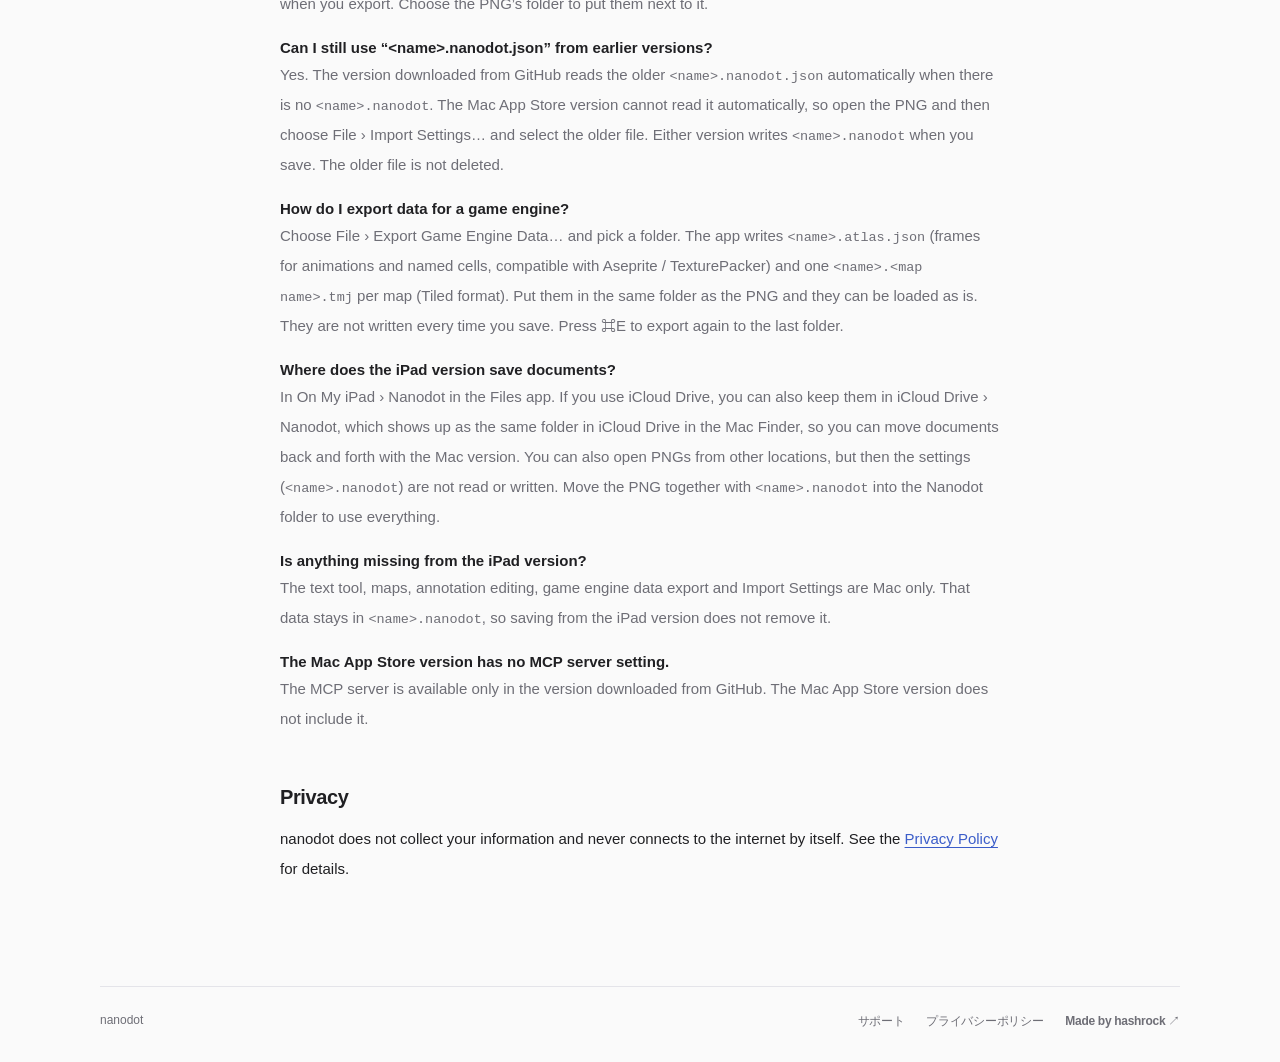
<file: website/support.html>
<!doctype html>
<html lang="ja">
<head>
  <meta charset="utf-8">
  <meta name="viewport" content="width=device-width, initial-scale=1">
  <meta name="theme-color" content="#fafafa">
  <title>サポート — nanodot</title>
  <meta name="description" content="nanodot への問い合わせ先と、よくある質問。">
  <link rel="icon" href="./assets/nanodot.svg" type="image/svg+xml">
  <link rel="stylesheet" href="./style.css">
  <script type="module" src="https://repos.hashrock.info/switcher/v1.js"></script>
</head>
<body>
  <header class="header wrap">
    <a class="brand" href="./" aria-label="nanodot ホーム"><img src="./assets/nanodot.svg" width="36" height="36" alt=""><span>nanodot</span></a>
    <div class="header-links">
      <a class="github" href="#en" lang="en">English <span aria-hidden="true">↓</span></a>
      <!-- hashrock の他のサービスへのメニュー（index.html と同じ置き方） -->
      <hashrock-switcher theme="light"></hashrock-switcher>
    </div>
  </header>
  <main class="policy wrap">

    <article id="ja" lang="ja">
      <h1>サポート</h1>

      <p class="lead">質問や不具合の報告は <a class="link" href="https://github.com/hashrock/nanodot/issues">GitHub の Issues</a> で受け付けています。</p>

      <h2>問い合わせるとき</h2>
      <p>次のことを書いてもらえると、早く調べられます。</p>
      <dl>
        <dt>アプリの版と、入手元</dt>
        <dd>Mac 版はメニューの「Nanodot ＞ Nanodot について」に出ています。Mac App Store 版か、GitHub からダウンロードした版かも書いてください。iPad 版は、iPad の「設定 ＞ 一般 ＞ iPad ストレージ ＞ Nanodot」に出ています。</dd>
        <dt>macOS・iPadOS の版</dt>
        <dd>Mac は「アップル メニュー ＞ この Mac について」、iPad は「設定 ＞ 一般 ＞ 情報」に出ています。</dd>
        <dt>起きたことと、その手順</dt>
        <dd>何をしたら、何が起きたか。画面の写真があるとなおよいです。</dd>
      </dl>

      <h2>動作環境</h2>
      <p>Mac 版: macOS 14 以降（Apple シリコン・Intel）。iPad 版: iPadOS 17 以降。表示言語は日本語と英語です。App Store では Mac 版と iPad 版を一度入手すれば両方使えます。</p>

      <h2>よくある質問</h2>
      <dl>
        <dt>PNG の隣にできる「&lt;名前&gt;.nanodot」は何ですか？</dt>
        <dd>そのシートの設定（セルの大きさ・スナップ・パレット・アニメ・マップ・注釈）です。絵そのものは素の PNG に保存し、設定は同じフォルダーの <code>&lt;名前&gt;.nanodot</code>（中身は JSON）に保存します。PNG を移したり名前を変えたりするときは、このファイルも同じ名前で一緒に動かしてください。なくても PNG は開けますが、設定は初めの状態になります。</dd>
        <dt>Mac App Store 版で、PNG の隣にほかのファイルを書けますか？</dt>
        <dd>Mac App Store 版は App Sandbox の中で動くので、PNG の隣で読み書きできるのは <code>&lt;名前&gt;.nanodot</code> だけです。アニメやゲームエンジン用データは、書き出すときにパネルで保存先を選びます。PNG と同じフォルダーを選べば、隣に書き出せます。</dd>
        <dt>以前の版の「&lt;名前&gt;.nanodot.json」は使えますか？</dt>
        <dd>使えます。GitHub からダウンロードした版は、<code>&lt;名前&gt;.nanodot</code> がなければ古い <code>&lt;名前&gt;.nanodot.json</code> を自動で読みます。Mac App Store 版は自動では読めないので、PNG を開いてから「ファイル ＞ 設定を読み込む...」で古いファイルを選んでください。どちらの版も、保存すると <code>&lt;名前&gt;.nanodot</code> に書きます。古いファイルは消しません。</dd>
        <dt>ゲームエンジンで使うデータは、どう書き出しますか？</dt>
        <dd>「ファイル ＞ ゲームエンジン用データを書き出す...」でフォルダーを選ぶと、<code>&lt;名前&gt;.atlas.json</code>（アニメと名前付きセルのフレーム。Aseprite / TexturePacker 互換）と、マップごとの <code>&lt;名前&gt;.&lt;マップ名&gt;.tmj</code>（Tiled 形式）を書き出します。PNG と同じフォルダーに置くと、そのまま読めます。保存のたびには書き出しません。⌘E で、前回の書き出し先にもう一度書き出せます。</dd>
        <dt>iPad 版の書類はどこに保存されますか？</dt>
        <dd>ファイル App の「このiPad内 › Nanodot」です。iCloud Drive を使っていれば「iCloud Drive › Nanodot」にも置け、Mac の Finder の iCloud Drive にも同じフォルダーが出るので、Mac 版と同じ書類を行き来できます。ほかの場所の PNG も開けますが、そのときは設定（<code>&lt;名前&gt;.nanodot</code>）を読み書きしません。PNG と <code>&lt;名前&gt;.nanodot</code> を一緒に Nanodot のフォルダーへ移すと、設定ごと使えます。</dd>
        <dt>iPad 版でできないことはありますか？</dt>
        <dd>テキストツール、マップ、注釈の編集、ゲームエンジン用データの書き出し、設定の読み込みは Mac 版だけです。これらのデータは <code>&lt;名前&gt;.nanodot</code> に残るので、iPad 版で保存しても消えません。</dd>
        <dt>Mac App Store 版に MCP サーバーの設定がありません。</dt>
        <dd>MCP サーバーは GitHub からダウンロードした版だけの機能です。Mac App Store 版には入っていません。</dd>
      </dl>

      <h2>プライバシー</h2>
      <p>nanodot はあなたの情報を集めず、自分からインターネットに接続することもありません。詳しくは<a class="link" href="./privacy.html">プライバシーポリシー</a>をご覧ください。</p>
    </article>

    <article id="en" lang="en">
      <h1>Support</h1>

      <p class="lead">For questions and bug reports, please use <a class="link" href="https://github.com/hashrock/nanodot/issues">GitHub Issues</a>.</p>

      <h2>When you contact us</h2>
      <p>Including the following helps us look into it quickly.</p>
      <dl>
        <dt>App version, and where you got it</dt>
        <dd>On the Mac, the version is shown in Nanodot › About Nanodot. Please also say whether it is the Mac App Store version or the one downloaded from GitHub. On iPad, it is shown in Settings › General › iPad Storage › Nanodot.</dd>
        <dt>macOS or iPadOS version</dt>
        <dd>On the Mac, Apple menu › About This Mac. On iPad, Settings › General › About.</dd>
        <dt>What happened, and how</dt>
        <dd>What you did and what happened. A screenshot helps too.</dd>
      </dl>

      <h2>Requirements</h2>
      <p>Mac: macOS 14 or later (Apple silicon and Intel). iPad: iPadOS 17 or later. The app is available in Japanese and English. On the App Store, one purchase covers both the Mac and iPad versions.</p>

      <h2>FAQ</h2>
      <dl>
        <dt>What is the “&lt;name&gt;.nanodot” file next to my PNG?</dt>
        <dd>It holds the settings of that sheet: cell size, snap, palette, animations, maps and annotations. The artwork itself is saved as a plain PNG, and the settings go into <code>&lt;name&gt;.nanodot</code> (JSON) in the same folder. When you move or rename the PNG, move this file along with it under the same name. The PNG still opens without it, but the settings start from their defaults.</dd>
        <dt>Can the Mac App Store version write other files next to my PNG?</dt>
        <dd>The Mac App Store version runs inside the App Sandbox, so the only file it can read and write next to the PNG is <code>&lt;name&gt;.nanodot</code>. For animations and game engine data, you choose the destination in a panel when you export. Choose the PNG’s folder to put them next to it.</dd>
        <dt>Can I still use “&lt;name&gt;.nanodot.json” from earlier versions?</dt>
        <dd>Yes. The version downloaded from GitHub reads the older <code>&lt;name&gt;.nanodot.json</code> automatically when there is no <code>&lt;name&gt;.nanodot</code>. The Mac App Store version cannot read it automatically, so open the PNG and then choose File › Import Settings… and select the older file. Either version writes <code>&lt;name&gt;.nanodot</code> when you save. The older file is not deleted.</dd>
        <dt>How do I export data for a game engine?</dt>
        <dd>Choose File › Export Game Engine Data… and pick a folder. The app writes <code>&lt;name&gt;.atlas.json</code> (frames for animations and named cells, compatible with Aseprite / TexturePacker) and one <code>&lt;name&gt;.&lt;map name&gt;.tmj</code> per map (Tiled format). Put them in the same folder as the PNG and they can be loaded as is. They are not written every time you save. Press ⌘E to export again to the last folder.</dd>
        <dt>Where does the iPad version save documents?</dt>
        <dd>In On My iPad › Nanodot in the Files app. If you use iCloud Drive, you can also keep them in iCloud Drive › Nanodot, which shows up as the same folder in iCloud Drive in the Mac Finder, so you can move documents back and forth with the Mac version. You can also open PNGs from other locations, but then the settings (<code>&lt;name&gt;.nanodot</code>) are not read or written. Move the PNG together with <code>&lt;name&gt;.nanodot</code> into the Nanodot folder to use everything.</dd>
        <dt>Is anything missing from the iPad version?</dt>
        <dd>The text tool, maps, annotation editing, game engine data export and Import Settings are Mac only. That data stays in <code>&lt;name&gt;.nanodot</code>, so saving from the iPad version does not remove it.</dd>
        <dt>The Mac App Store version has no MCP server setting.</dt>
        <dd>The MCP server is available only in the version downloaded from GitHub. The Mac App Store version does not include it.</dd>
      </dl>

      <h2>Privacy</h2>
      <p>nanodot does not collect your information and never connects to the internet by itself. See the <a class="link" href="./privacy.html#en">Privacy Policy</a> for details.</p>
    </article>

  </main>
  <footer class="footer wrap"><a href="./">nanodot</a><span class="footer-links"><a href="./support.html">サポート</a><a href="./privacy.html">プライバシーポリシー</a><a href="https://github.com/hashrock">Made by hashrock <span aria-hidden="true">↗</span></a></span></footer>
</body>
</html>
</file>
<file: website/style.css>
:root{color-scheme:light;--paper:#fafafa;--ink:#202023;--muted:#6e6e76;--line:#e4e4e9;--accent:#3b5dc9;font-family:-apple-system,BlinkMacSystemFont,"Helvetica Neue","Hiragino Kaku Gothic ProN","Noto Sans JP",sans-serif;color:var(--ink);background:var(--paper);font-synthesis:none}
*{box-sizing:border-box}
body{margin:0;-webkit-font-smoothing:antialiased}
a{color:inherit;text-decoration:none}
a:focus-visible{outline:3px solid var(--accent);outline-offset:6px}
.wrap{width:min(1080px,calc(100% - 80px));margin-inline:auto}
.header{height:108px;display:flex;align-items:center;justify-content:space-between}
.brand{display:inline-flex;align-items:center;gap:10px;font-size:23px;font-weight:650;letter-spacing:-1px}
.brand img{display:block}
.github{font-size:14px;color:var(--muted);padding:12px 0}
.github span{margin-left:7px}
.github:hover,.footer a:hover{color:var(--accent)}
.hero{text-align:center;padding:78px 0 58px}
.eyebrow{margin:0 0 25px;font-size:14px;letter-spacing:.045em;color:var(--muted)}
h1{font-size:clamp(42px,5.5vw,68px);line-height:1.38;letter-spacing:-.055em;font-weight:700;margin:0}
.intro{font-size:16px;line-height:2;color:var(--muted);margin:26px 0 29px;letter-spacing:.015em}
.intro span{display:inline-block}
.button{display:inline-flex;justify-content:center;align-items:center;gap:11px;min-height:50px;padding:14px 23px;border-radius:8px;background:var(--accent);color:white;font-size:14px;font-weight:600;line-height:1.5;transition:background .18s,transform .18s}
.button:hover{background:#29366f;transform:translateY(-2px)}
.downloads{display:flex;flex-wrap:wrap;justify-content:center;align-items:center;gap:16px 22px}
.store{display:inline-flex;line-height:0}
.store img{display:block;height:48px;width:auto}
.text-link{color:var(--accent);text-decoration:underline;text-underline-offset:3px;white-space:nowrap}
.text-link:hover{color:#29366f}
.requirement{font-size:12px;line-height:1.8;color:var(--muted);margin:13px 0 0}
.requirement a{text-decoration:underline;text-underline-offset:3px}
.requirement a:hover{color:var(--accent)}
.preview{margin-top:0;margin-bottom:0}
.preview>img{width:100%;height:auto;display:block;border-radius:14px;border:1px solid var(--line);box-shadow:0 24px 60px -30px rgba(32,32,35,.35)}
figcaption{display:flex;justify-content:space-between;gap:16px;margin-top:17px;font-size:12px;color:var(--muted);line-height:1.8}
.caption-note{letter-spacing:.06em}
.step{font-size:12px;letter-spacing:.08em;font-family:ui-monospace,SFMono-Regular,Consolas,monospace;color:var(--accent)}
.closing{text-align:center;border-top:1px solid var(--line);padding:68px 0 76px}
.closing>img{display:block;margin:0 auto 21px}
.closing h2{font-size:26px;letter-spacing:-.035em;line-height:1.5;margin:0 0 24px}
.footer{border-top:1px solid var(--line);padding-block:26px 32px;display:flex;justify-content:space-between;gap:20px;font-size:12px;color:var(--muted)}
.footer>span{font-weight:650;letter-spacing:-.025em}
@media(min-width:1500px){.hero{padding-top:100px}}
@media(max-width:700px){.wrap{width:calc(100% - 40px)}.header{height:84px}.brand{font-size:21px}.hero{padding:54px 0 40px}.eyebrow{font-size:12px;margin-bottom:22px}h1{font-size:clamp(36px,8.6vw,54px)}.intro{font-size:14px;line-height:1.95;max-width:320px;margin:23px auto 26px}.desktop-break{display:none}.preview>img{border-radius:8px}figcaption{font-size:12px}.caption-note{display:none}.features{grid-template-columns:1fr;padding:52px 0;gap:30px}.features article{padding-top:20px}.features h2{font-size:26px;margin:13px 0 10px}.features p{font-size:14px}.closing{padding:49px 0 53px}.closing h2{font-size:24px}.footer{padding-block:23px}}
@media(prefers-reduced-motion:reduce){.button{transition:none}.button:hover{transform:none}}
.preview>img{image-rendering:auto}
.brand img,.closing>img{image-rendering:pixelated}

h1{font-size:clamp(34px,4.4vw,52px);line-height:1.35;letter-spacing:-.04em}
.intro{max-width:620px;margin-inline:auto}
.feature{display:grid;grid-template-columns:5fr 6fr;gap:48px;align-items:center;border-top:1px solid var(--line);padding:56px 0}
.feature:first-of-type{margin-top:72px}
.feature h2,.formats h2{font-size:24px;letter-spacing:-.03em;margin:0 0 14px;line-height:1.4}
.feature p{font-size:14px;line-height:1.9;color:var(--muted);margin:0 0 12px}
.feature ul{margin:0;padding-left:1.2em;font-size:14px;line-height:1.9;color:var(--muted)}
.feature li+li{margin-top:4px}
.feature>img{width:100%;height:auto;display:block;border-radius:10px;border:1px solid var(--line);box-shadow:0 18px 40px -28px rgba(32,32,35,.35);image-rendering:auto}
.feature pre{margin:0;padding:18px 20px;border-radius:10px;background:#1a1c2c;color:#f4f4f4;font-size:13px;line-height:1.7;overflow-x:auto}
.feature pre code,.formats code{font-family:ui-monospace,SFMono-Regular,Consolas,monospace}
.formats{border-top:1px solid var(--line);padding:56px 0 72px}
.formats table{width:100%;border-collapse:collapse;font-size:14px;line-height:1.8}
.formats th,.formats td{text-align:left;vertical-align:top;padding:12px 0;border-bottom:1px solid var(--line)}
.formats th{width:180px;font-weight:600;color:var(--ink);padding-right:20px}
.formats td{color:var(--muted)}
.formats code{font-size:13px}
.closing h2{margin-bottom:24px}
@media(max-width:700px){.feature{grid-template-columns:1fr;gap:24px;padding:40px 0}.feature:first-of-type{margin-top:48px}.formats th{width:110px}}
.feature>img.pixel{image-rendering:pixelated}
.feature>img.portrait{max-width:360px;justify-self:center}
.header-links{display:flex;align-items:center;gap:16px}

.policy{max-width:720px;padding:40px 0 88px}
.policy article+article{margin-top:88px;padding-top:64px;border-top:1px solid var(--line)}
.policy h1{font-size:clamp(32px,4vw,44px);line-height:1.3;letter-spacing:-.04em}
.policy h2{font-size:20px;letter-spacing:-.02em;line-height:1.5;margin:48px 0 12px}
.policy p,.policy dd{font-size:15px;line-height:2;margin:0 0 14px}
.policy .updated{font-size:12px;color:var(--muted);margin:14px 0 36px}
.policy .lead{font-size:17px;line-height:1.9;padding:22px 24px;border-left:3px solid var(--accent);background:#fff;border-radius:0 8px 8px 0}
.policy dl{margin:18px 0 22px}
.policy dt{font-weight:650;font-size:15px;margin-top:20px}
.policy dd{margin:4px 0 0;color:var(--muted)}
.policy code{font-family:ui-monospace,SFMono-Regular,Consolas,monospace;font-size:.9em}
.policy .link{color:var(--accent);text-decoration:underline;text-underline-offset:3px}
@media(max-width:700px){.policy{padding:24px 0 56px}.policy article+article{margin-top:56px;padding-top:44px}.policy h2{font-size:18px;margin-top:38px}.policy p,.policy dd{font-size:14px}.policy .lead{font-size:15px;padding:18px 18px}}
.footer-links{display:flex;gap:22px;flex-wrap:wrap;justify-content:flex-end}
</file>
